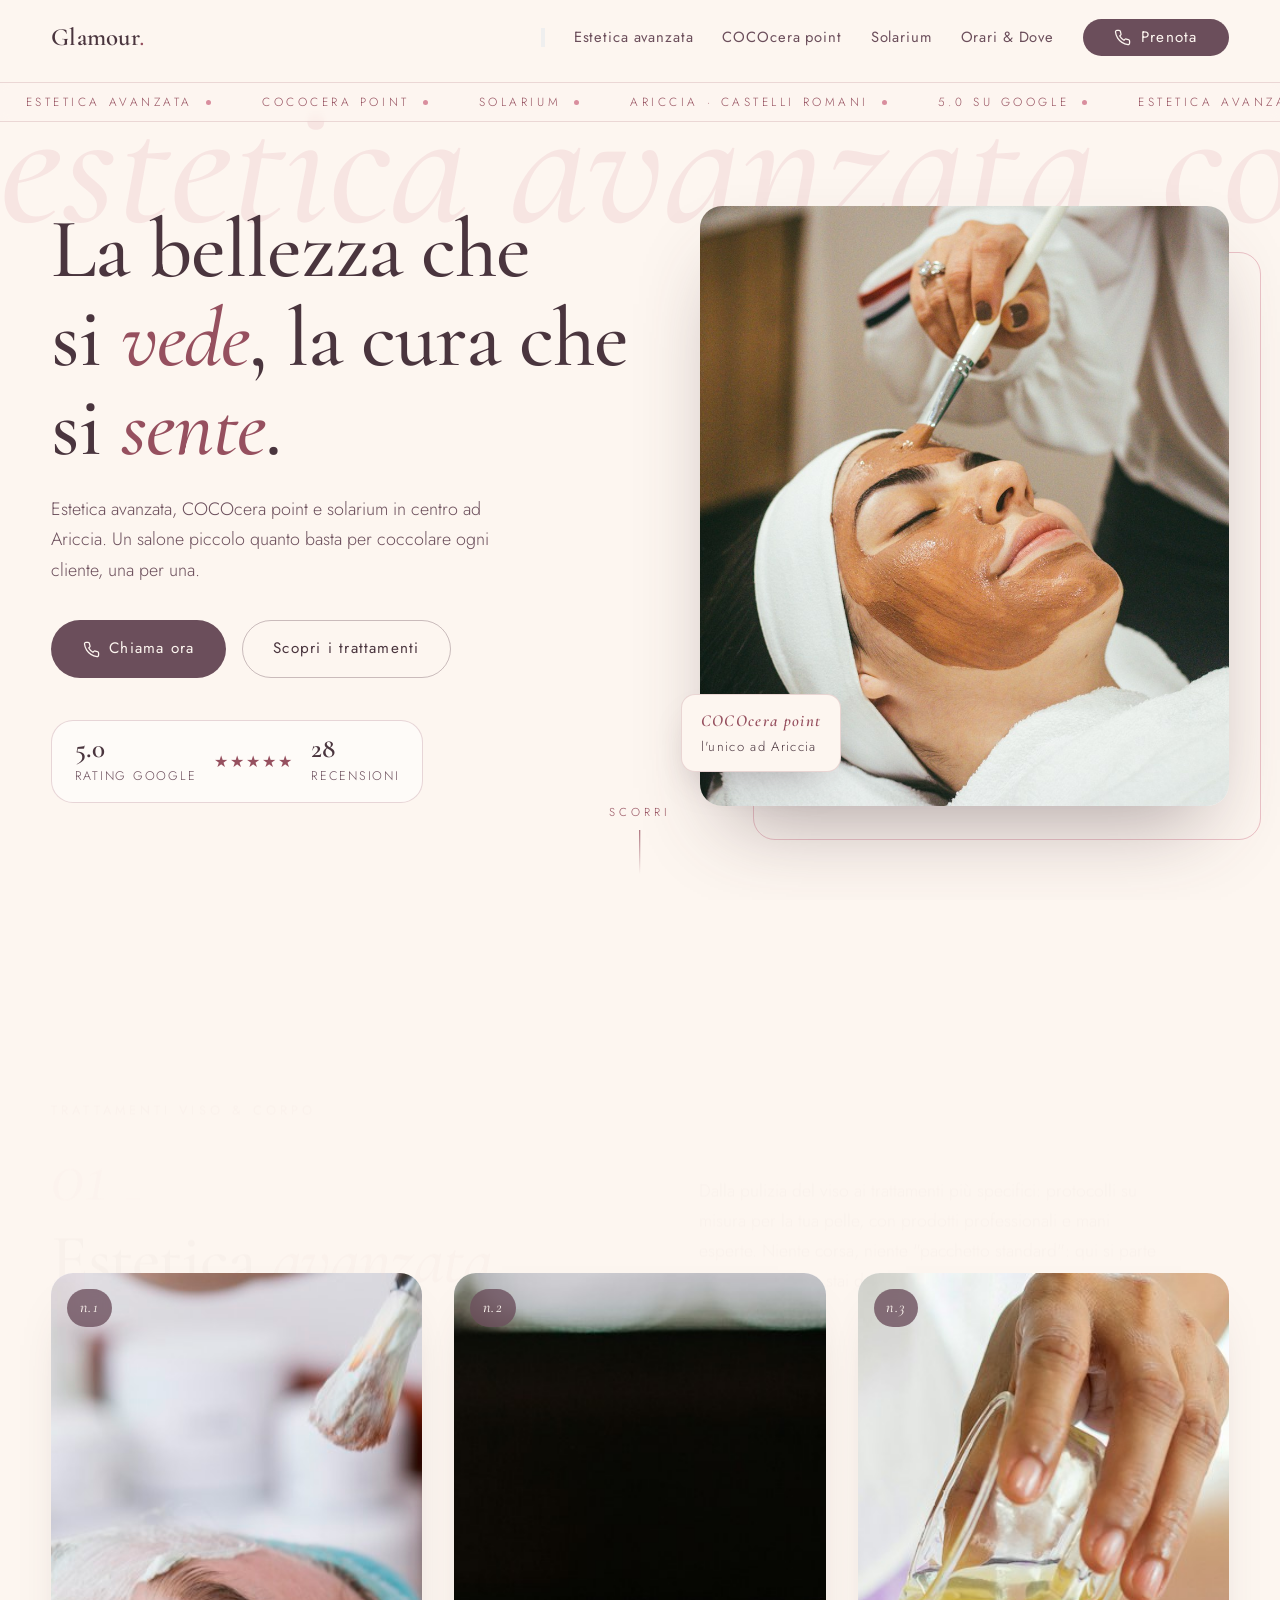
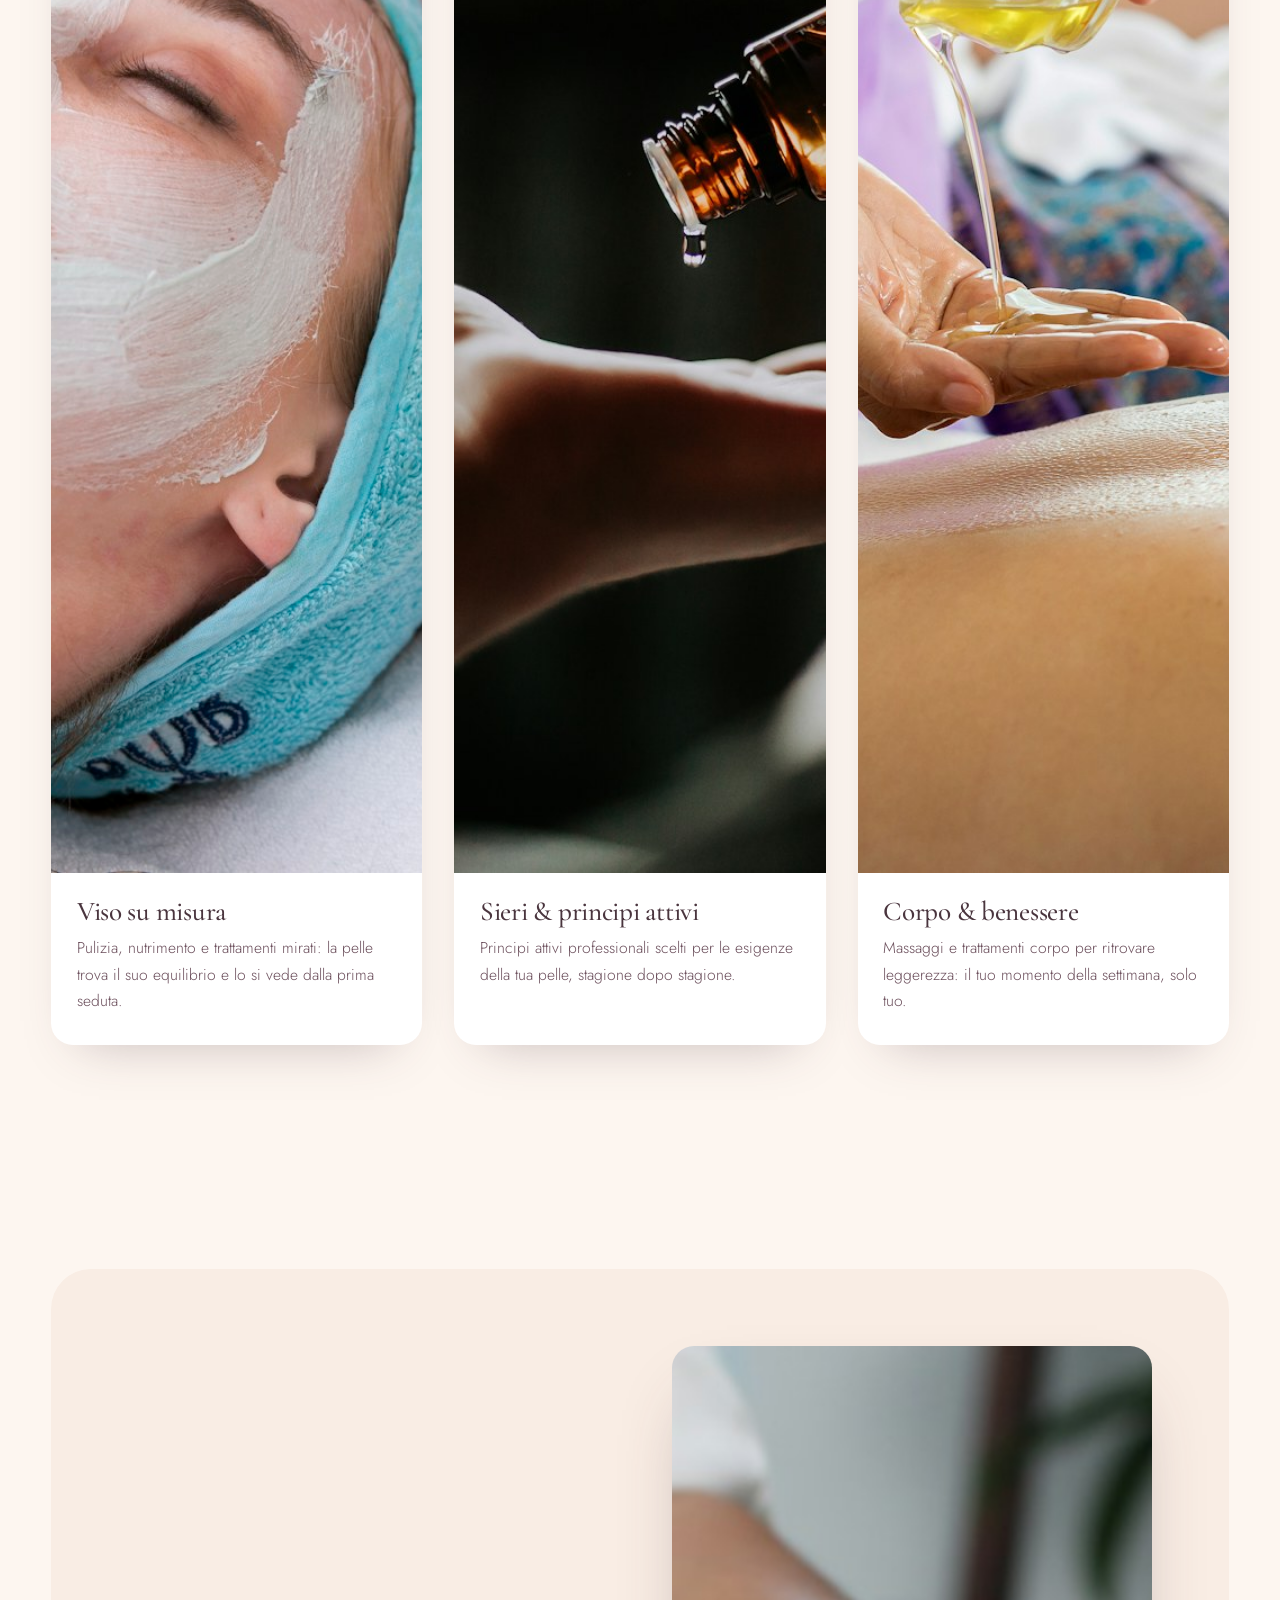
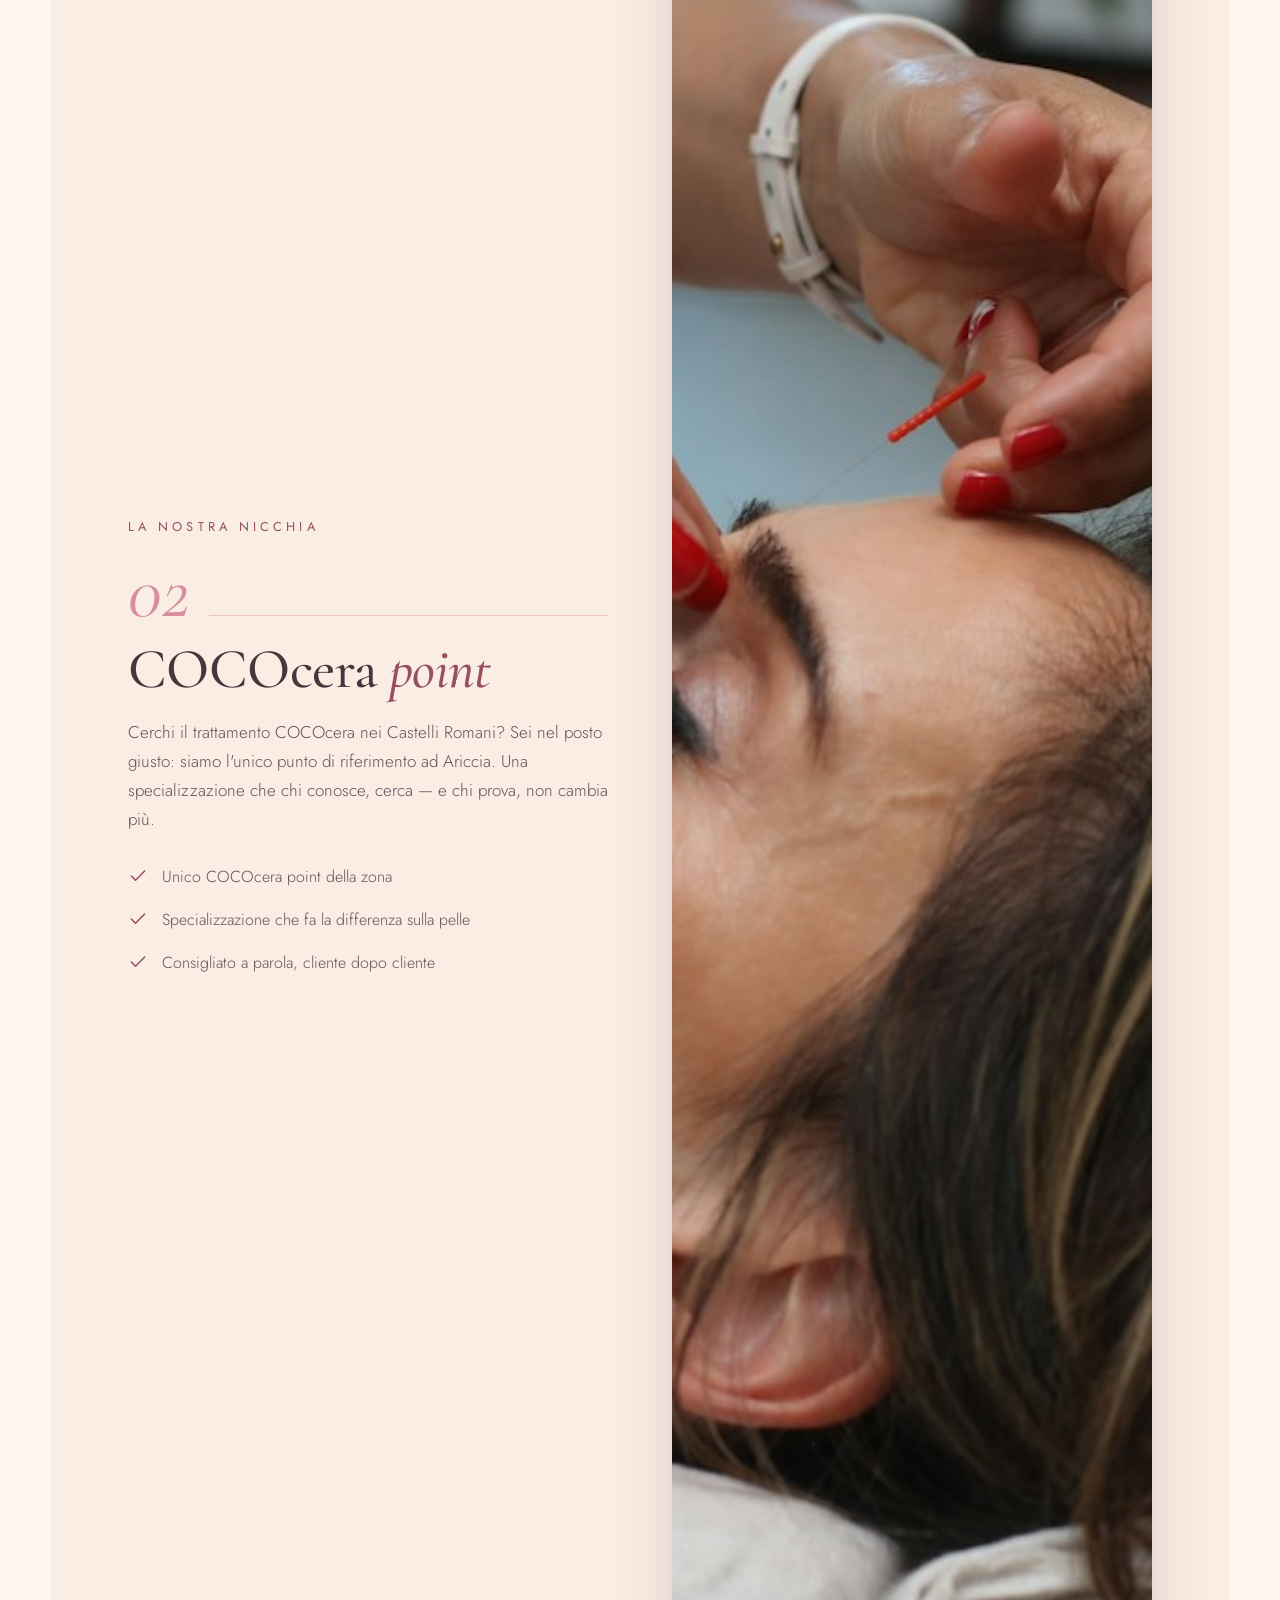
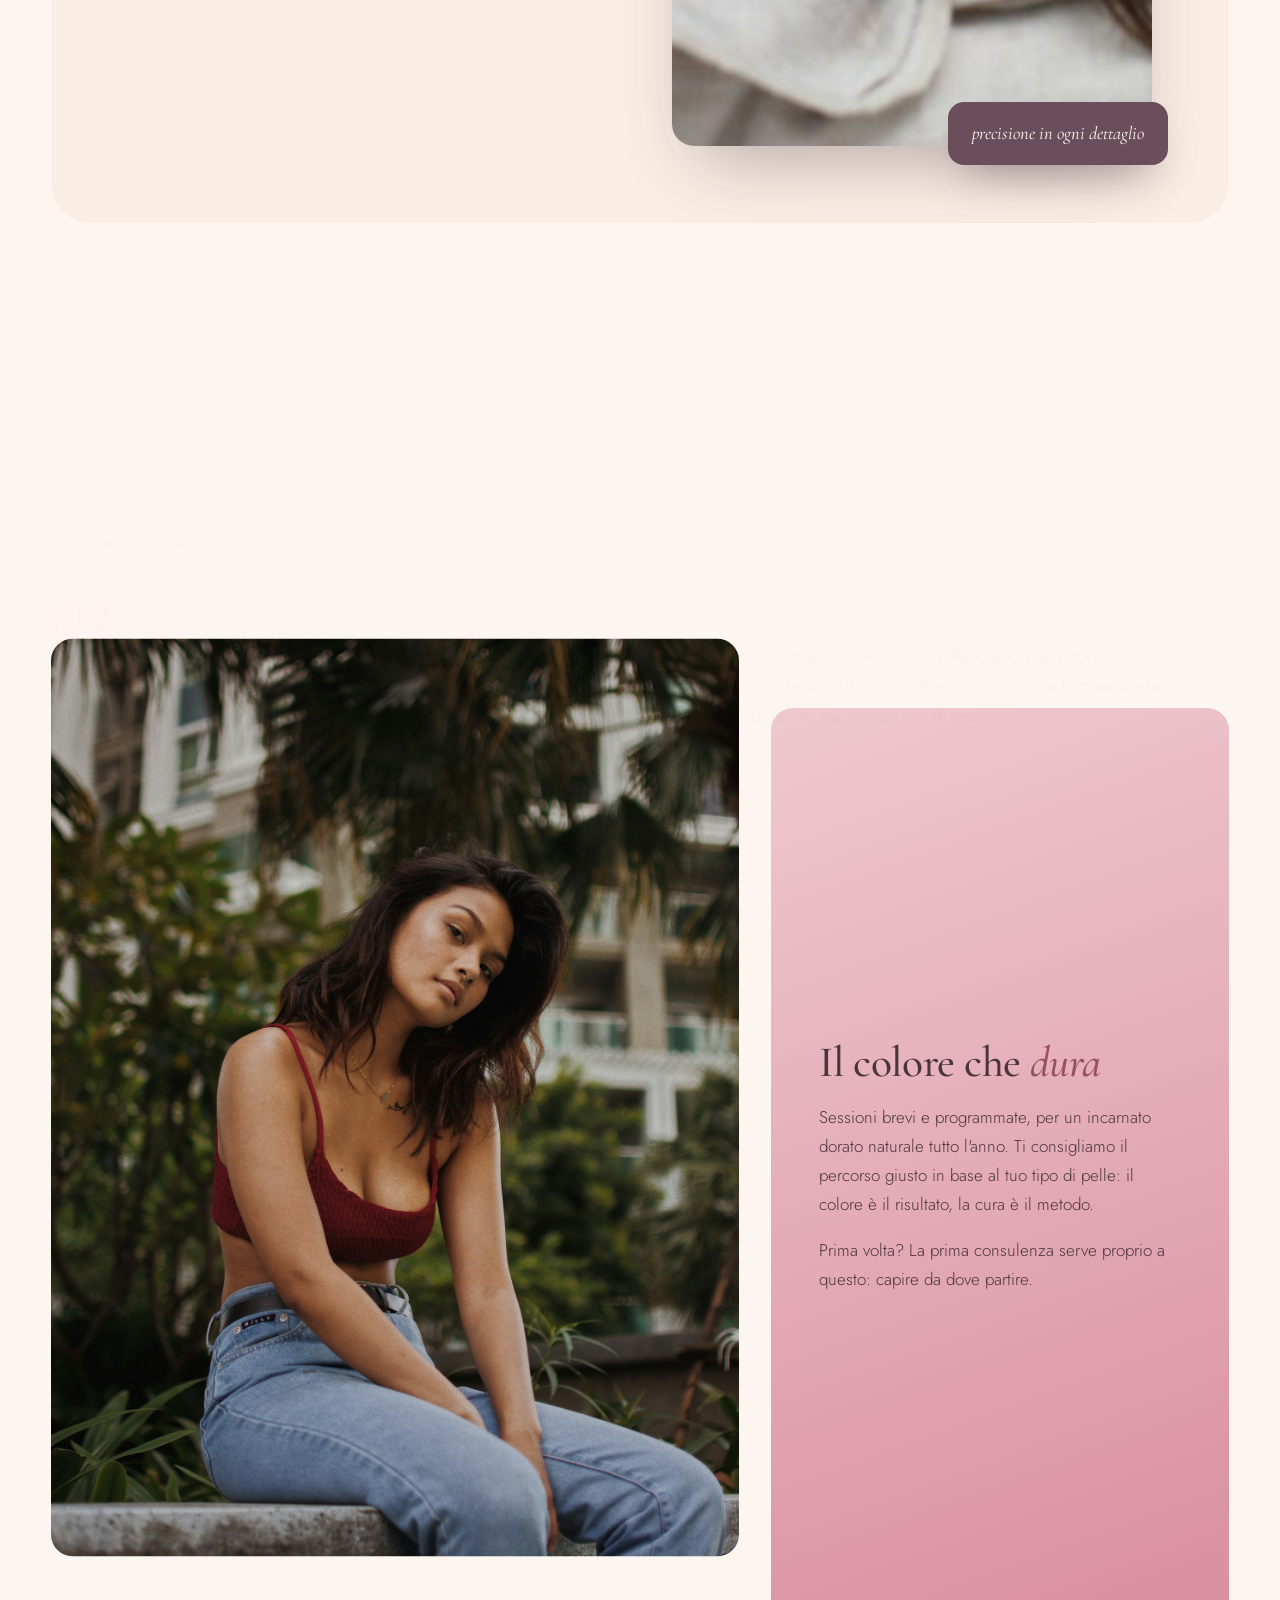
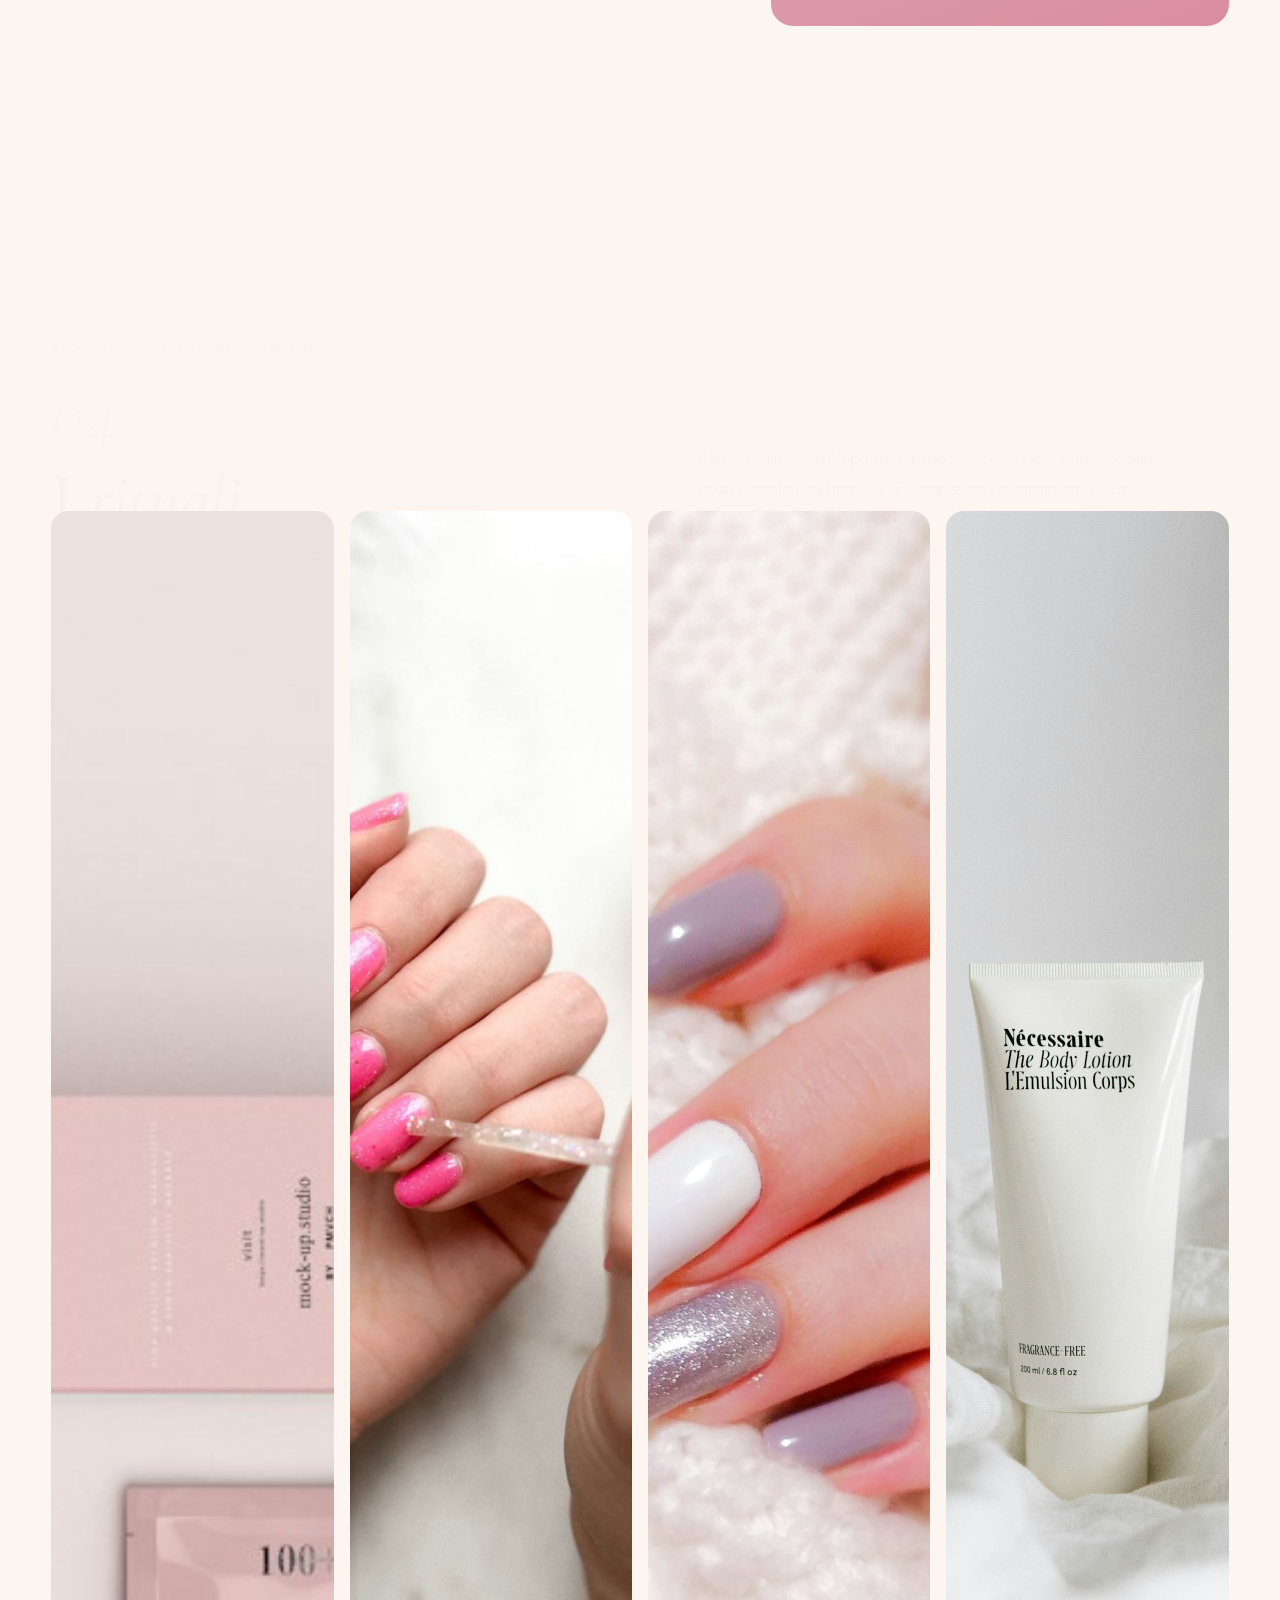
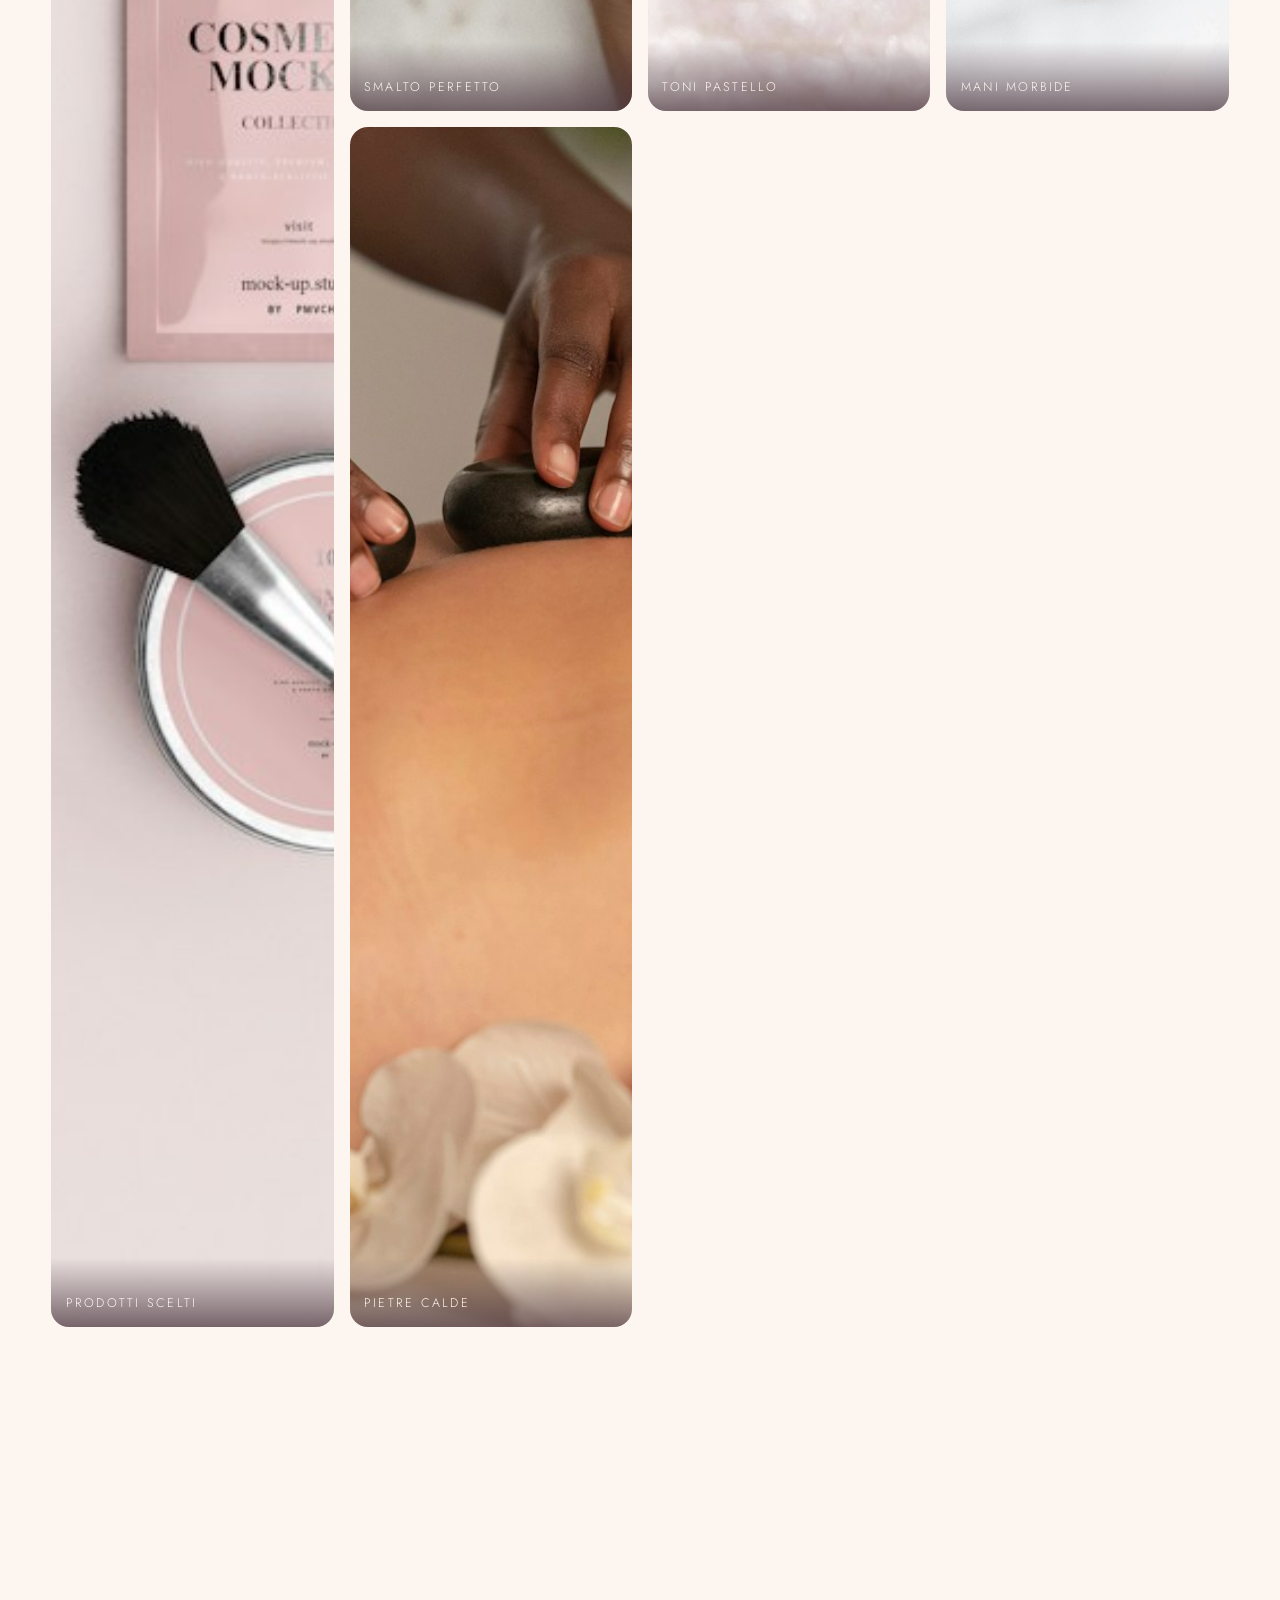
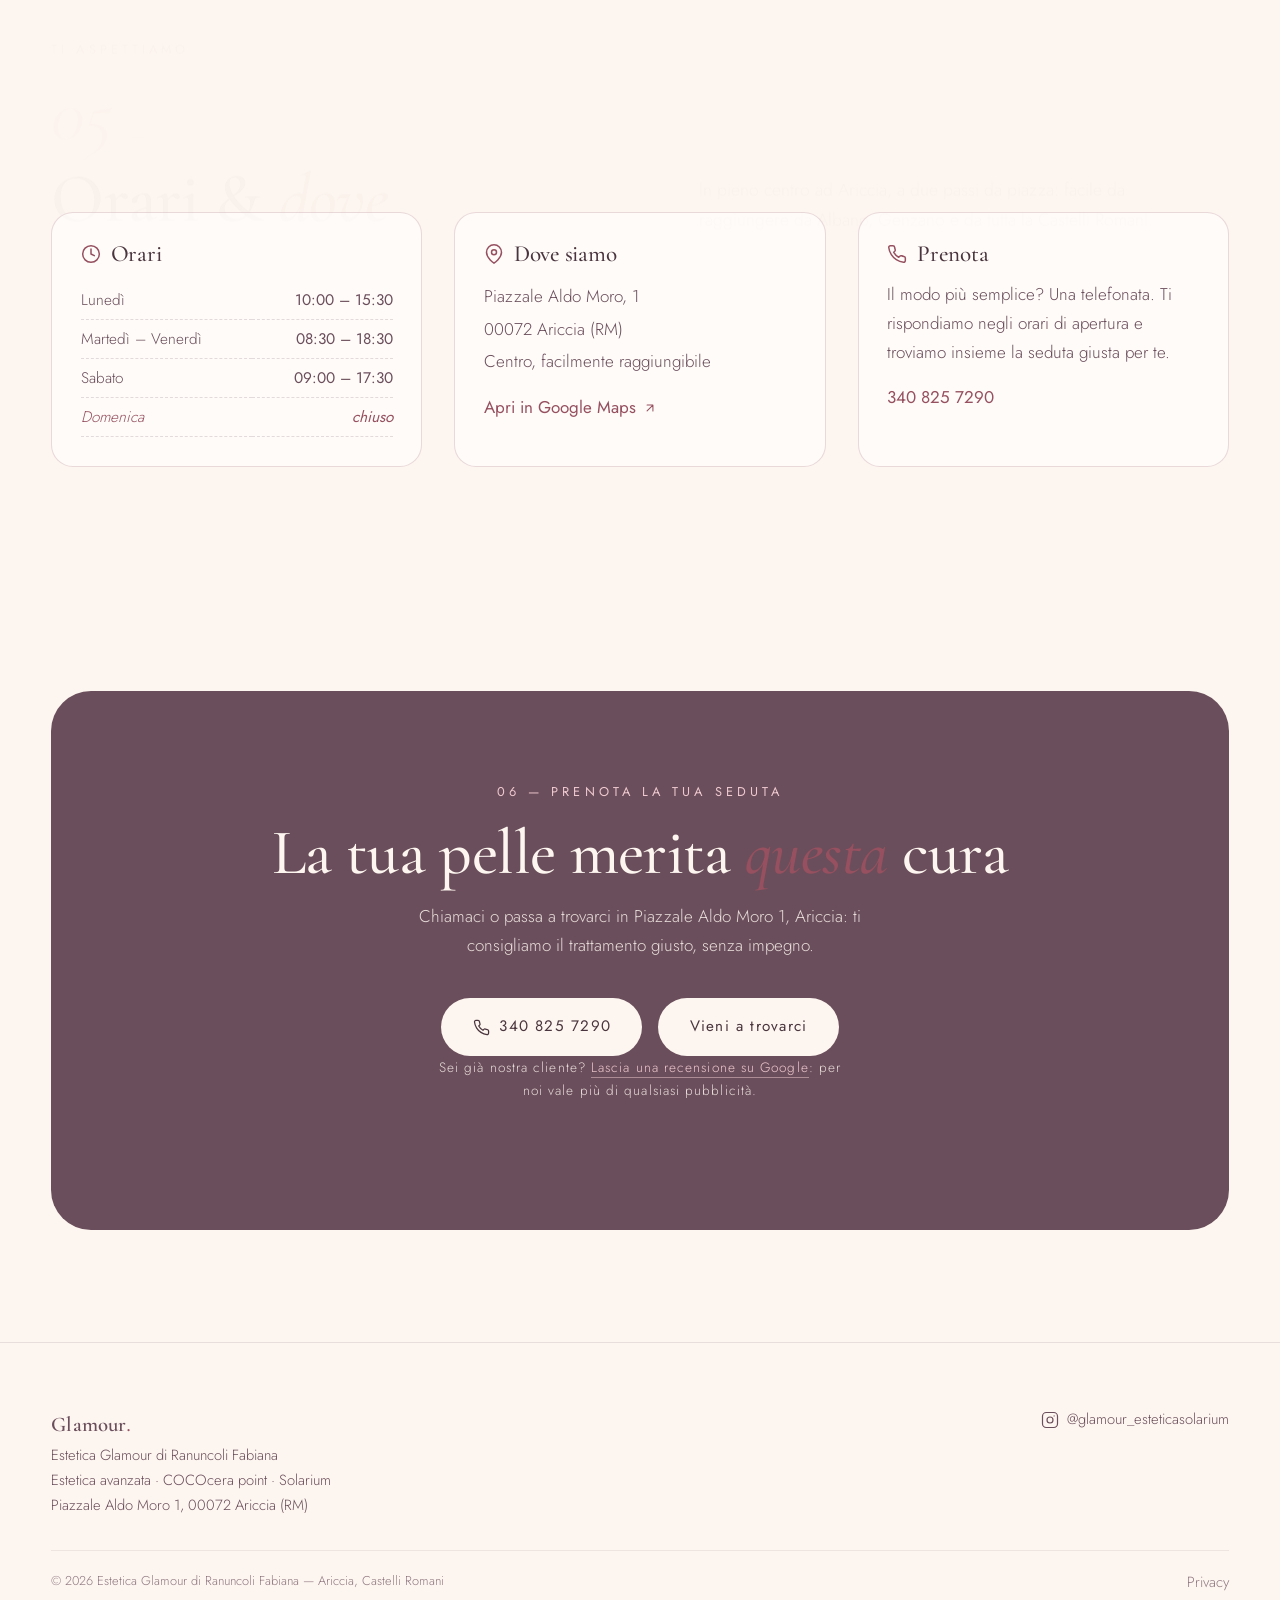
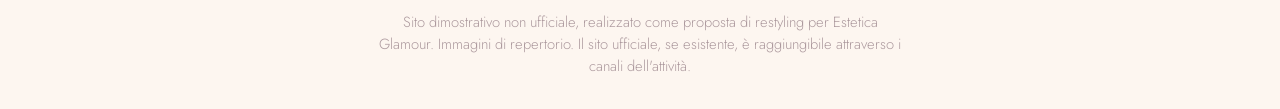
<file: index.html>
<!DOCTYPE html>
<html lang="it">
<head>
  <meta charset="UTF-8">
  <meta name="robots" content="noindex, nofollow">
<meta name="viewport" content="width=device-width, initial-scale=1.0">
  <title>Estetica Glamour Ariccia — Estetica avanzata, COCOcera point e solarium</title>
  <meta name="description" content="Estetica avanzata, trattamenti COCOcera point e solarium nel cuore di Ariccia, ai Castelli Romani. 5.0 stelle su Google con 28 recensioni. Prenota al 340 825 7290.">

  <!-- Open Graph -->
  <meta property="og:type" content="website">
  <meta property="og:locale" content="it_IT">
  <meta property="og:title" content="Estetica Glamour Ariccia — Estetica avanzata, COCOcera point e solarium">
  <meta property="og:description" content="L'unico punto COCOcera di Ariccia. Estetica avanzata e solarium con rating 5.0 su Google. Piazzale Aldo Moro 1, Ariccia.">
  <meta property="og:image" content="https://dawiddroz.github.io/estetica-glamour-ariccia/img/hero.jpg">
  <meta name="twitter:card" content="summary_large_image">

  <!-- Font self-hosted: preload dei 2 principali -->
  <link rel="preload" href="fonts/cormorantgaramond-600.woff2" as="font" type="font/woff2" crossorigin>
  <link rel="preload" href="fonts/jost-400.woff2" as="font" type="font/woff2" crossorigin>

  <link rel="stylesheet" href="css/fonts.css">
  <link rel="stylesheet" href="css/variables.css">
  <link rel="stylesheet" href="css/base.css">
  <link rel="stylesheet" href="css/components.css">
  <link rel="icon" href="data:image/svg+xml,%3Csvg xmlns='http://www.w3.org/2000/svg' viewBox='0 0 32 32'%3E%3Ccircle cx='16' cy='16' r='14' fill='%23D98E9E'/%3E%3Ctext x='16' y='22' font-family='Georgia' font-style='italic' font-size='18' fill='%23FDF6F0' text-anchor='middle'%3EG%3C/text%3E%3C/svg%3E">

  <!-- JSON-LD LocalBusiness -->
  <script type="application/ld+json">
  {
    "@context": "https://schema.org",
    "@type": "BeautySalon",
    "name": "Estetica Glamour di Ranuncoli Fabiana",
    "description": "Centro estetico ad Ariccia: estetica avanzata, COCOcera point e solarium.",
    "url": "https://dawiddroz.github.io/estetica-glamour-ariccia/",
    "telephone": "+39 340 825 7290",
    "image": "https://dawiddroz.github.io/estetica-glamour-ariccia/img/hero.jpg",
    "address": {
      "@type": "PostalAddress",
      "streetAddress": "Piazzale Aldo Moro, 1",
      "postalCode": "00072",
      "addressLocality": "Ariccia",
      "addressRegion": "RM",
      "addressCountry": "IT"
    },
    "geo": { "@type": "GeoCoordinates", "latitude": 41.7218283, "longitude": 12.6737405 },
    "openingHoursSpecification": [
      { "@type": "OpeningHoursSpecification", "dayOfWeek": "Monday", "opens": "10:00", "closes": "15:30" },
      { "@type": "OpeningHoursSpecification", "dayOfWeek": ["Tuesday","Wednesday","Thursday","Friday"], "opens": "08:30", "closes": "18:30" },
      { "@type": "OpeningHoursSpecification", "dayOfWeek": "Saturday", "opens": "09:00", "closes": "17:30" }
    ],
    "aggregateRating": { "@type": "AggregateRating", "ratingValue": "5.0", "reviewCount": "28" },
    "sameAs": ["https://instagram.com/glamour_esteticasolarium"]
  }
  </script>

  <noscript>
    <style>[data-reveal]{opacity:1 !important}</style>
  </noscript>
</head>
<body>

  <!-- ============ NAV ============ -->
  <header class="nav">
    <div class="container nav-inner">
      <a href="#" class="nav-logo">Glamour<em>.</em></a>
      <nav class="nav-links" aria-label="Navigazione principale">
        <button class="nav-close" aria-label="Chiudi menu">
          <svg viewBox="0 0 24 24" fill="none" stroke="currentColor" stroke-width="1.6" stroke-linecap="round"><path d="M6 6l12 12M18 6L6 18"/></svg>
        </button>
        <a href="#estetica">Estetica avanzata</a>
        <a href="#cococera">COCOcera point</a>
        <a href="#solarium">Solarium</a>
        <a href="#orari">Orari &amp; Dove</a>
        <a href="#contatti" class="btn btn-solid nav-cta">
          <svg viewBox="0 0 24 24" fill="none" stroke="currentColor" stroke-width="1.8" stroke-linecap="round" stroke-linejoin="round"><path d="M22 16.92v3a2 2 0 0 1-2.18 2 19.79 19.79 0 0 1-8.63-3.07 19.5 19.5 0 0 1-6-6 19.79 19.79 0 0 1-3.07-8.67A2 2 0 0 1 4.11 2h3a2 2 0 0 1 2 1.72c.13.96.36 1.9.7 2.81a2 2 0 0 1-.45 2.11L8.09 9.91a16 16 0 0 0 6 6l1.27-1.27a2 2 0 0 1 2.11-.45c.91.34 1.85.57 2.81.7A2 2 0 0 1 22 16.92z"/></svg>
          Prenota
        </a>
      </nav>
      <button class="nav-burger" aria-label="Apri menu">
        <svg viewBox="0 0 24 24" fill="none" stroke="currentColor" stroke-width="1.6" stroke-linecap="round"><path d="M3 7h18M3 12h18M3 17h12"/></svg>
      </button>
    </div>
  </header>

  <main>
    <!-- ============ HERO ============ -->
    <section class="hero" id="top">

      <!-- firma: marquee continuo dietro l'hero -->
      <div class="marquee-ghost" aria-hidden="true">
        <div class="marquee-track">
          <span>estetica avanzata</span><span>cococera point</span><span>solarium</span><span>glamour</span>
          <span>estetica avanzata</span><span>cococera point</span><span>solarium</span><span>glamour</span>
        </div>
      </div>

      <!-- nastro informativo sopra l'hero -->
      <div class="marquee-ribbon" aria-hidden="true">
        <div class="marquee-track">
          <span>Estetica avanzata</span><span>COCOcera point</span><span>Solarium</span><span>Ariccia · Castelli Romani</span><span>5.0 su Google</span>
          <span>Estetica avanzata</span><span>COCOcera point</span><span>Solarium</span><span>Ariccia · Castelli Romani</span><span>5.0 su Google</span>
        </div>
      </div>

      <div class="container hero-grid">
        <div class="hero-copy">
          <h1 class="hero-title">
            <span class="line">La bellezza che</span>
            <span class="line">si <em>vede</em>, la cura che</span>
            <span class="line">si <em>sente</em>.</span>
          </h1>
          <p class="hero-sub">Estetica avanzata, COCOcera point e solarium in centro ad Ariccia. Un salone piccolo quanto basta per coccolare ogni cliente, una per una.</p>
          <div class="hero-actions">
            <a href="tel:+393408257290" class="btn btn-solid">
              <svg viewBox="0 0 24 24" fill="none" stroke="currentColor" stroke-width="1.8" stroke-linecap="round" stroke-linejoin="round"><path d="M22 16.92v3a2 2 0 0 1-2.18 2 19.79 19.79 0 0 1-8.63-3.07 19.5 19.5 0 0 1-6-6 19.79 19.79 0 0 1-3.07-8.67A2 2 0 0 1 4.11 2h3a2 2 0 0 1 2 1.72c.13.96.36 1.9.7 2.81a2 2 0 0 1-.45 2.11L8.09 9.91a16 16 0 0 0 6 6l1.27-1.27a2 2 0 0 1 2.11-.45c.91.34 1.85.57 2.81.7A2 2 0 0 1 22 16.92z"/></svg>
              Chiama ora
            </a>
            <a href="#estetica" class="btn btn-ghost">Scopri i trattamenti</a>
          </div>
          <div class="hero-badge">
            <div>
              <b><span data-count="5.0" data-decimals="1">5.0</span></b>
              <small>Rating Google</small>
            </div>
            <span class="stars" aria-hidden="true">★★★★★</span>
            <div>
              <b><span data-count="28" data-decimals="0">28</span></b>
              <small>Recensioni</small>
            </div>
          </div>
        </div>

        <figure class="hero-figure">
          <img class="hero-photo" src="img/hero.jpg" alt="Trattamento viso di estetica avanzata presso Estetica Glamour Ariccia" width="1600" height="2000" fetchpriority="high">
          <figcaption class="hero-tag">
            <b>COCOcera point</b>
            l'unico ad Ariccia
          </figcaption>
        </figure>
      </div>

      <div class="hero-scroll" aria-hidden="true">scorri</div>
    </section>

    <!-- ============ 01 ESTETICA AVANZATA ============ -->
    <section class="section" id="estetica">
      <div class="container">
        <div class="section-head">
          <div>
            <span class="section-kicker">Trattamenti viso &amp; corpo</span>
            <div class="chapter">
              <span class="chapter-num">01</span>
              <span class="chapter-line"></span>
            </div>
            <h2 class="section-title">Estetica <em>avanzata</em></h2>
          </div>
          <p class="section-intro">Dalla pulizia del viso ai trattamenti più specifici: protocolli su misura per la tua pelle, con prodotti professionali e mani esperte. Niente corsa, niente "pacchetto standard": qui si parte sempre da come stai davvero.</p>
        </div>

        <div class="service-grid">
          <article class="service-card">
            <span class="card-num">n.1</span>
            <figure><img src="img/viso-mask.jpg" alt="Trattamento viso con maschera purificante" loading="lazy" width="1600" height="1200"></figure>
            <div class="card-body">
              <h3>Viso su misura</h3>
              <p>Pulizia, nutrimento e trattamenti mirati: la pelle trova il suo equilibrio e lo si vede dalla prima seduta.</p>
            </div>
          </article>
          <article class="service-card">
            <span class="card-num">n.2</span>
            <figure><img src="img/siero.jpg" alt="Applicazione di siero durante un trattamento estetico" loading="lazy" width="1600" height="1200"></figure>
            <div class="card-body">
              <h3>Sieri &amp; principi attivi</h3>
              <p>Principi attivi professionali scelti per le esigenze della tua pelle, stagione dopo stagione.</p>
            </div>
          </article>
          <article class="service-card">
            <span class="card-num">n.3</span>
            <figure><img src="img/massaggio-oli.jpg" alt="Massaggio di benessere con oli al centro estetico" loading="lazy" width="1600" height="1200"></figure>
            <div class="card-body">
              <h3>Corpo &amp; benessere</h3>
              <p>Massaggi e trattamenti corpo per ritrovare leggerezza: il tuo momento della settimana, solo tuo.</p>
            </div>
          </article>
        </div>
      </div>
    </section>

    <!-- ============ 02 COCOCERA POINT ============ -->
    <section class="section" id="cococera">
      <div class="container">
        <div class="niche">
          <div class="niche-copy">
            <span class="section-kicker">La nostra nicchia</span>
            <div class="chapter">
              <span class="chapter-num">02</span>
              <span class="chapter-line"></span>
            </div>
            <h2 class="section-title">COCOcera <em>point</em></h2>
            <p>Cerchi il trattamento COCOcera nei Castelli Romani? Sei nel posto giusto: siamo l'unico punto di riferimento ad Ariccia. Una specializzazione che chi conosce, cerca — e chi prova, non cambia più.</p>
            <ul class="niche-points">
              <li>
                <svg viewBox="0 0 24 24" fill="none" stroke="currentColor" stroke-width="1.8" stroke-linecap="round" stroke-linejoin="round"><path d="M20 6L9 17l-5-5"/></svg>
                Unico COCOcera point della zona
              </li>
              <li>
                <svg viewBox="0 0 24 24" fill="none" stroke="currentColor" stroke-width="1.8" stroke-linecap="round" stroke-linejoin="round"><path d="M20 6L9 17l-5-5"/></svg>
                Specializzazione che fa la differenza sulla pelle
              </li>
              <li>
                <svg viewBox="0 0 24 24" fill="none" stroke="currentColor" stroke-width="1.8" stroke-linecap="round" stroke-linejoin="round"><path d="M20 6L9 17l-5-5"/></svg>
                Consigliato a parola, cliente dopo cliente
              </li>
            </ul>
          </div>
          <figure class="niche-media" data-reveal>
            <img src="img/viso-sopracciglia.jpg" alt="Trattamento di dettaglio del viso con attenzione alla precisione" loading="lazy" width="1600" height="2000">
            <figcaption>precisione in ogni dettaglio</figcaption>
          </figure>
        </div>
      </div>
    </section>

    <!-- ============ 03 SOLARIUM ============ -->
    <section class="section" id="solarium">
      <div class="container">
        <div class="section-head">
          <div>
            <span class="section-kicker">Luce &amp; colore</span>
            <div class="chapter">
              <span class="chapter-num">03</span>
              <span class="chapter-line"></span>
            </div>
            <h2 class="section-title">Solarium</h2>
          </div>
          <p class="section-intro">Un'abbronzatura uniforme e controllata, anche a febbraio. Sessioni calibrate sull'abbronzatura che vuoi, con la cura che la tua pelle merita: mai di più, mai di meno.</p>
        </div>

        <div class="sun-band">
          <figure data-reveal>
            <img src="img/solarium-glow.jpg" alt="Pelle dorata e luminosa dopo una seduta di solarium" loading="lazy" width="1600" height="2000" data-parallax>
          </figure>
          <div class="sun-copy">
            <h3>Il colore che <em>dura</em></h3>
            <p>Sessioni brevi e programmate, per un incarnato dorato naturale tutto l'anno. Ti consigliamo il percorso giusto in base al tuo tipo di pelle: il colore è il risultato, la cura è il metodo.</p>
            <p>Prima volta? La prima consulenza serve proprio a questo: capire da dove partire.</p>
          </div>
        </div>
      </div>
    </section>

    <!-- ============ 04 I RITUALI (gallery) ============ -->
    <section class="section" id="rituali">
      <div class="container">
        <div class="section-head">
          <div>
            <span class="section-kicker">Piccoli rituali quotidiani</span>
            <div class="chapter">
              <span class="chapter-num">04</span>
              <span class="chapter-line"></span>
            </div>
            <h2 class="section-title">I <em>rituali</em></h2>
          </div>
          <p class="section-intro">Mani curate, dettagli perfetti, prodotti scelti uno a uno: sono le cose piccole che fanno la differenza tra un trattamento e un rituale.</p>
        </div>

        <div class="gallery">
          <figure class="tall"><img src="img/prodotti-rosa.jpg" alt="Prodotti cosmetici in toni rosa selezionati al salone" loading="lazy" width="1600" height="2000"><figcaption>prodotti scelti</figcaption></figure>
          <figure><img src="img/mani-smalto.jpg" alt="Applicazione dello smalto durante un trattamento mani" loading="lazy" width="1600" height="1200"><figcaption>smalto perfetto</figcaption></figure>
          <figure><img src="img/mani-pastello.jpg" alt="Mani con smalto pastello delicato" loading="lazy" width="1600" height="1200"><figcaption>toni pastello</figcaption></figure>
          <figure><img src="img/mani-crema.jpg" alt="Trattamento idratante per le mani" loading="lazy" width="1600" height="1200"><figcaption>mani morbide</figcaption></figure>
          <figure><img src="img/pietre-calde.jpg" alt="Massaggio con pietre calde e fiori" loading="lazy" width="1600" height="1200"><figcaption>pietre calde</figcaption></figure>
        </div>
      </div>
    </section>

    <!-- ============ 05 ORARI & DOVE ============ -->
    <section class="section" id="orari">
      <div class="container">
        <div class="section-head">
          <div>
            <span class="section-kicker">Ti aspettiamo</span>
            <div class="chapter">
              <span class="chapter-num">05</span>
              <span class="chapter-line"></span>
            </div>
            <h2 class="section-title">Orari &amp; <em>dove</em></h2>
          </div>
          <p class="section-intro">In pieno centro ad Ariccia, a due passi da piazza: facile da raggiungere da Albano, Genzano e da tutta la Castelli Romani.</p>
        </div>

        <div class="info-grid">
          <div class="info-card">
            <h3>
              <svg viewBox="0 0 24 24" fill="none" stroke="currentColor" stroke-width="1.8" stroke-linecap="round" stroke-linejoin="round"><circle cx="12" cy="12" r="10"/><path d="M12 6v6l4 2"/></svg>
              Orari
            </h3>
            <table class="hours-table">
              <tr><td>Lunedì</td><td>10:00 – 15:30</td></tr>
              <tr><td>Martedì – Venerdì</td><td>08:30 – 18:30</td></tr>
              <tr><td>Sabato</td><td>09:00 – 17:30</td></tr>
              <tr><td class="closed">Domenica</td><td class="closed">chiuso</td></tr>
            </table>
          </div>
          <div class="info-card">
            <h3>
              <svg viewBox="0 0 24 24" fill="none" stroke="currentColor" stroke-width="1.8" stroke-linecap="round" stroke-linejoin="round"><path d="M21 10c0 7-9 13-9 13s-9-6-9-13a9 9 0 0 1 18 0z"/><circle cx="12" cy="10" r="3"/></svg>
              Dove siamo
            </h3>
            <address>
              Piazzale Aldo Moro, 1<br>
              00072 Ariccia (RM)<br>
              Centro, facilmente raggiungibile
            </address>
            <a class="text-link" href="https://www.google.com/maps/search/?api=1&amp;query=Estetica+Glamour+di+Ranuncoli+Fabiana+Ariccia" target="_blank" rel="noopener">
              Apri in Google Maps
              <svg viewBox="0 0 24 24" fill="none" stroke="currentColor" stroke-width="1.8" stroke-linecap="round" stroke-linejoin="round" width="14" height="14"><path d="M7 17L17 7M7 7h10v10"/></svg>
            </a>
          </div>
          <div class="info-card">
            <h3>
              <svg viewBox="0 0 24 24" fill="none" stroke="currentColor" stroke-width="1.8" stroke-linecap="round" stroke-linejoin="round"><path d="M22 16.92v3a2 2 0 0 1-2.18 2 19.79 19.79 0 0 1-8.63-3.07 19.5 19.5 0 0 1-6-6 19.79 19.79 0 0 1-3.07-8.67A2 2 0 0 1 4.11 2h3a2 2 0 0 1 2 1.72c.13.96.36 1.9.7 2.81a2 2 0 0 1-.45 2.11L8.09 9.91a16 16 0 0 0 6 6l1.27-1.27a2 2 0 0 1 2.11-.45c.91.34 1.85.57 2.81.7A2 2 0 0 1 22 16.92z"/></svg>
              Prenota
            </h3>
            <p>Il modo più semplice? Una telefonata. Ti rispondiamo negli orari di apertura e troviamo insieme la seduta giusta per te.</p>
            <a class="text-link" href="tel:+393408257290">340 825 7290</a>
          </div>
        </div>
      </div>
    </section>

    <!-- ============ 06 CONTATTI / CTA FINALE ============ -->
    <section class="section" id="contatti">
      <div class="container">
        <div class="final-cta">
          <span class="section-kicker" style="color:var(--c-rose-soft)">06 — Prenota la tua seduta</span>
          <h2>La tua pelle merita <em>questa</em> cura</h2>
          <p>Chiamaci o passa a trovarci in Piazzale Aldo Moro 1, Ariccia: ti consigliamo il trattamento giusto, senza impegno.</p>
          <div class="cta-row">
            <a href="tel:+393408257290" class="btn btn-light">
              <svg viewBox="0 0 24 24" fill="none" stroke="currentColor" stroke-width="1.8" stroke-linecap="round" stroke-linejoin="round"><path d="M22 16.92v3a2 2 0 0 1-2.18 2 19.79 19.79 0 0 1-8.63-3.07 19.5 19.5 0 0 1-6-6 19.79 19.79 0 0 1-3.07-8.67A2 2 0 0 1 4.11 2h3a2 2 0 0 1 2 1.72c.13.96.36 1.9.7 2.81a2 2 0 0 1-.45 2.11L8.09 9.91a16 16 0 0 0 6 6l1.27-1.27a2 2 0 0 1 2.11-.45c.91.34 1.85.57 2.81.7A2 2 0 0 1 22 16.92z"/></svg>
              340 825 7290
            </a>
            <a href="https://www.google.com/maps/search/?api=1&amp;query=Estetica+Glamour+di+Ranuncoli+Fabiana+Ariccia" target="_blank" rel="noopener" class="btn btn-light">Vieni a trovarci</a>
          </div>
          <p class="review-note">Sei già nostra cliente? <a href="https://www.google.com/maps/search/?api=1&amp;query=Estetica+Glamour+di+Ranuncoli+Fabiana+Ariccia" target="_blank" rel="noopener">Lascia una recensione su Google</a>: per noi vale più di qualsiasi pubblicità.</p>
        </div>
      </div>
    </section>
  </main>

  <!-- ============ FOOTER ============ -->
  <footer class="footer">
    <div class="container">
      <div class="footer-grid">
        <div>
          <a href="#top" class="nav-logo">Glamour<em>.</em></a>
          <p>Estetica Glamour di Ranuncoli Fabiana<br>Estetica avanzata · COCOcera point · Solarium<br>Piazzale Aldo Moro 1, 00072 Ariccia (RM)</p>
        </div>
        <div class="footer-social">
          <a href="https://instagram.com/glamour_esteticasolarium" target="_blank" rel="noopener" aria-label="Instagram di Estetica Glamour">
            <svg viewBox="0 0 24 24" fill="none" stroke="currentColor" stroke-width="1.6" stroke-linecap="round" stroke-linejoin="round"><rect x="2" y="2" width="20" height="20" rx="5"/><circle cx="12" cy="12" r="4"/><circle cx="17.5" cy="6.5" r="0.8" fill="currentColor" stroke="none"/></svg>
            @glamour_esteticasolarium
          </a>
        </div>
      </div>
      <div class="footer-bottom">
        <span>© 2026 Estetica Glamour di Ranuncoli Fabiana — Ariccia, Castelli Romani</span>
        <a href="privacy.html">Privacy</a>
      </div>
    </div>
  <p class="demo-disclaimer">Sito dimostrativo non ufficiale, realizzato come proposta di restyling per Estetica Glamour. Immagini di repertorio. Il sito ufficiale, se esistente, è raggiungibile attraverso i canali dell'attività.</p>
</footer>

  <!-- ============ STICKY CTA ============ -->
  <a href="tel:+393408257290" class="sticky-cta" aria-label="Chiama Estetica Glamour">
    <svg viewBox="0 0 24 24" fill="none" stroke="currentColor" stroke-width="1.8" stroke-linecap="round" stroke-linejoin="round"><path d="M22 16.92v3a2 2 0 0 1-2.18 2 19.79 19.79 0 0 1-8.63-3.07 19.5 19.5 0 0 1-6-6 19.79 19.79 0 0 1-3.07-8.67A2 2 0 0 1 4.11 2h3a2 2 0 0 1 2 1.72c.13.96.36 1.9.7 2.81a2 2 0 0 1-.45 2.11L8.09 9.91a16 16 0 0 0 6 6l1.27-1.27a2 2 0 0 1 2.11-.45c.91.34 1.85.57 2.81.7A2 2 0 0 1 22 16.92z"/></svg>
    Prenota una seduta
  </a>

  <script src="js/vendor/gsap.min.js"></script>
  <script src="js/vendor/ScrollTrigger.min.js"></script>
  <script src="js/vendor/lenis.min.js"></script>
  <script src="js/main.js"></script>
  <script src="js/animations.js"></script>
</body>
</html>
</file>
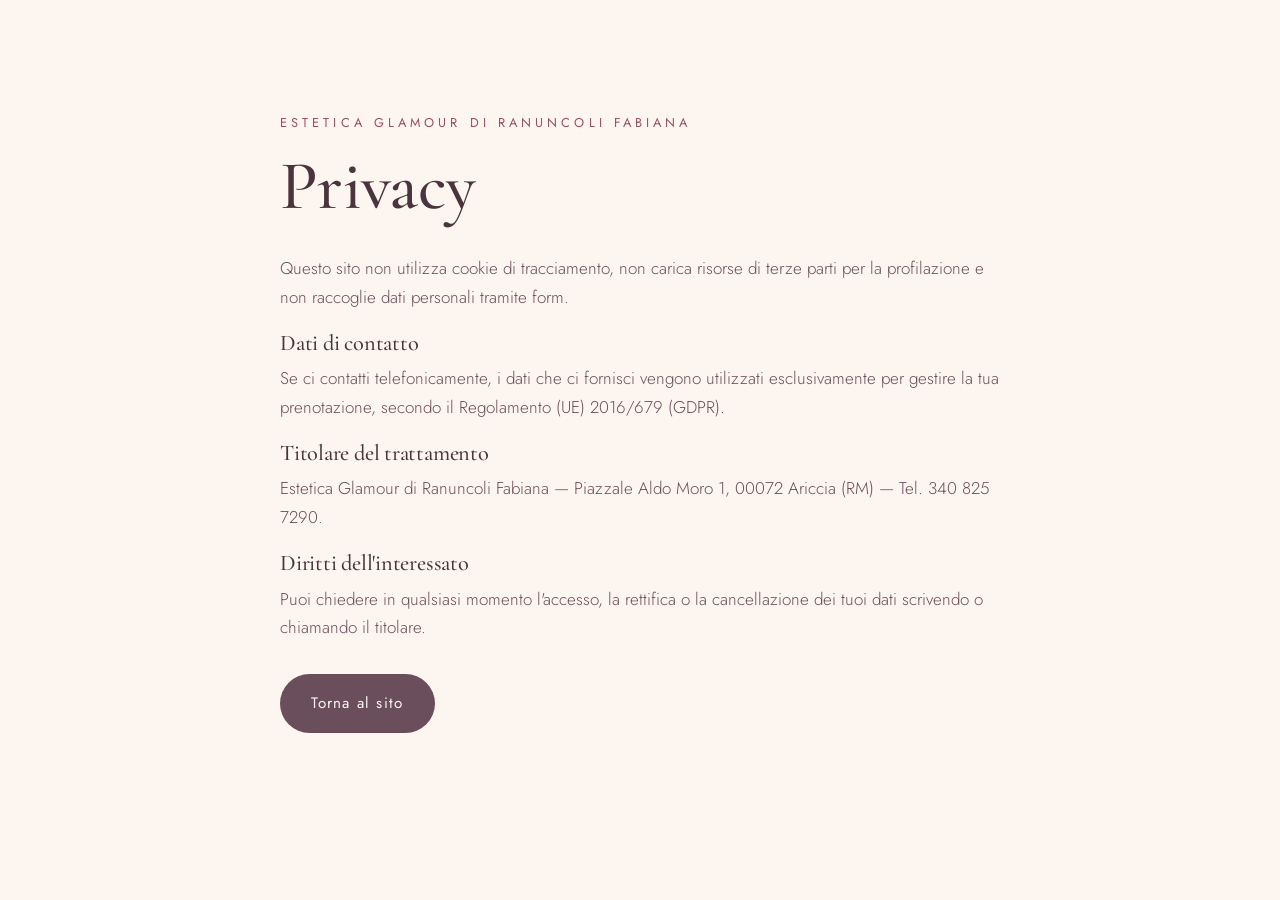
<file: privacy.html>
<!DOCTYPE html>
<html lang="it">
<head>
  <meta charset="UTF-8">
  <meta name="viewport" content="width=device-width, initial-scale=1.0">
  <title>Privacy — Estetica Glamour Ariccia</title>
  <meta name="description" content="Informativa privacy di Estetica Glamour di Ranuncoli Fabiana — Ariccia. Sito senza cookie di tracciamento.">
  <meta name="robots" content="noindex, follow">
  <link rel="stylesheet" href="css/fonts.css">
  <link rel="stylesheet" href="css/variables.css">
  <link rel="stylesheet" href="css/base.css">
  <link rel="stylesheet" href="css/components.css">
</head>
<body>
  <main class="section">
    <div class="container" style="max-width:720px">
      <span class="section-kicker">Estetica Glamour di Ranuncoli Fabiana</span>
      <h1 class="section-title" style="margin-bottom:2rem">Privacy</h1>

      <p style="margin-bottom:1.2rem">Questo sito non utilizza cookie di tracciamento, non carica risorse di terze parti per la profilazione e non raccoglie dati personali tramite form.</p>

      <h3 style="font-size:1.4rem;margin-bottom:.6rem">Dati di contatto</h3>
      <p style="margin-bottom:1.2rem">Se ci contatti telefonicamente, i dati che ci fornisci vengono utilizzati esclusivamente per gestire la tua prenotazione, secondo il Regolamento (UE) 2016/679 (GDPR).</p>

      <h3 style="font-size:1.4rem;margin-bottom:.6rem">Titolare del trattamento</h3>
      <p style="margin-bottom:1.2rem">Estetica Glamour di Ranuncoli Fabiana — Piazzale Aldo Moro 1, 00072 Ariccia (RM) — Tel. 340 825 7290.</p>

      <h3 style="font-size:1.4rem;margin-bottom:.6rem">Diritti dell'interessato</h3>
      <p style="margin-bottom:2rem">Puoi chiedere in qualsiasi momento l'accesso, la rettifica o la cancellazione dei tuoi dati scrivendo o chiamando il titolare.</p>

      <a href="index.html" class="btn btn-solid">Torna al sito</a>
    </div>
  </main>
</body>
</html>
</file>
<file: css/fonts.css>
/* Self-hosted Google Fonts — latin subset */

@font-face {
  font-family: 'Cormorant Garamond';
  font-style: italic;
  font-weight: 400;
  font-display: swap;
  src: url('../fonts/cormorantgaramond-400-italic.woff2') format('woff2');
}

@font-face {
  font-family: 'Cormorant Garamond';
  font-style: italic;
  font-weight: 500;
  font-display: swap;
  src: url('../fonts/cormorantgaramond-500-italic.woff2') format('woff2');
}

@font-face {
  font-family: 'Cormorant Garamond';
  font-style: italic;
  font-weight: 600;
  font-display: swap;
  src: url('../fonts/cormorantgaramond-600-italic.woff2') format('woff2');
}

@font-face {
  font-family: 'Cormorant Garamond';
  font-style: normal;
  font-weight: 400;
  font-display: swap;
  src: url('../fonts/cormorantgaramond-400.woff2') format('woff2');
}

@font-face {
  font-family: 'Cormorant Garamond';
  font-style: normal;
  font-weight: 500;
  font-display: swap;
  src: url('../fonts/cormorantgaramond-500.woff2') format('woff2');
}

@font-face {
  font-family: 'Cormorant Garamond';
  font-style: normal;
  font-weight: 600;
  font-display: swap;
  src: url('../fonts/cormorantgaramond-600.woff2') format('woff2');
}

@font-face {
  font-family: 'Cormorant Garamond';
  font-style: normal;
  font-weight: 700;
  font-display: swap;
  src: url('../fonts/cormorantgaramond-700.woff2') format('woff2');
}

@font-face {
  font-family: 'Jost';
  font-style: normal;
  font-weight: 300;
  font-display: swap;
  src: url('../fonts/jost-300.woff2') format('woff2');
}

@font-face {
  font-family: 'Jost';
  font-style: normal;
  font-weight: 400;
  font-display: swap;
  src: url('../fonts/jost-400.woff2') format('woff2');
}

@font-face {
  font-family: 'Jost';
  font-style: normal;
  font-weight: 500;
  font-display: swap;
  src: url('../fonts/jost-500.woff2') format('woff2');
}

@font-face {
  font-family: 'Jost';
  font-style: normal;
  font-weight: 600;
  font-display: swap;
  src: url('../fonts/jost-600.woff2') format('woff2');
}

/* ANTI-CLS: i pesi secondari non causano reflow se arrivano tardi */
@font-face { font-family: 'Jost'; src: url('../fonts/jost-300.woff2') format('woff2'); font-weight: 300; font-style: normal; font-display: optional; }
</file>
<file: css/variables.css>
/* ============================================================
   Estetica Glamour Ariccia — Design tokens
   Concept: "Femminile luminoso" — rosa cipria + prugna su caldo chiaro
   ============================================================ */

:root {
  /* Palette */
  --c-bg: #FDF6F0;            /* caldo chiaro */
  --c-bg-soft: #F9EDE4;       /* caldo chiaro più profondo */
  --c-rose: #D98E9E;          /* rosa cipria (decorativo) */
  --c-rose-soft: #EFC9D0;     /* rosa cipria tenue */
  --c-rose-ink: #96505F;      /* rosa prugna leggibile (accenti testo) */
  --c-plum: #6B4E5B;          /* prugna — testo primario */
  --c-plum-deep: #4A353E;     /* prugna profonda — titoli */
  --c-white: #FFFFFF;

  /* Tipografia */
  --font-display: 'Cormorant Garamond', Georgia, serif;
  --font-body: 'Jost', 'Segoe UI', sans-serif;

  /* Spazi */
  --space-xs: .5rem;
  --space-s: 1rem;
  --space-m: 2rem;
  --space-l: 4rem;
  --space-xl: 7rem;

  /* Layout */
  --max-w: 1240px;
  --nav-h: 76px;
  --radius: 22px;

  /* Motion */
  --ease-out: cubic-bezier(.22, 1, .36, 1);
  --t-fast: .35s;
  --t-med: .6s;
}
</file>
<file: css/base.css>
/* ============================================================
   Base — reset, tipografia, layout editoriale
   ============================================================ */

*, *::before, *::after { box-sizing: border-box; margin: 0; padding: 0; }

html { scroll-behavior: auto; }

body {
  background: var(--c-bg);
  color: var(--c-plum);
  font-family: var(--font-body);
  font-weight: 300;
  font-size: 1.0625rem;
  line-height: 1.7;
  -webkit-font-smoothing: antialiased;
  overflow-x: hidden;
}

img { max-width: 100%; display: block; }

a { color: inherit; text-decoration: none; }

ul { list-style: none; }

::selection { background: var(--c-rose-soft); color: var(--c-plum-deep); }

h1, h2, h3 {
  font-family: var(--font-display);
  font-weight: 500;
  color: var(--c-plum-deep);
  line-height: 1.05;
  letter-spacing: -.01em;
}

em, .accent {
  font-family: var(--font-display);
  font-style: italic;
  color: var(--c-rose-ink);
}

.container {
  width: min(var(--max-w), 92vw);
  margin-inline: auto;
}

/* ---- Layout editoriale: capitolo con numero + titolo grande a sinistra ---- */
.section {
  padding-block: var(--space-xl);
  position: relative;
}

.section-head {
  display: grid;
  grid-template-columns: minmax(0, 1.1fr) minmax(0, 1fr);
  gap: var(--space-l);
  align-items: end;
  margin-bottom: var(--space-l);
}

.chapter {
  display: flex;
  align-items: baseline;
  gap: 1.2rem;
}

.chapter-num {
  font-family: var(--font-display);
  font-style: italic;
  font-size: clamp(3.2rem, 6vw, 5.2rem);
  color: var(--c-rose);
  line-height: 1;
}

.chapter-line {
  flex: 1;
  height: 1px;
  background: var(--c-rose);
  opacity: .45;
  transform-origin: left center;
}

.section-title {
  font-size: clamp(2.6rem, 5.4vw, 4.6rem);
  margin-top: .6rem;
}

.section-kicker {
  font-size: .8rem;
  letter-spacing: .32em;
  text-transform: uppercase;
  color: var(--c-rose-ink);
  font-weight: 400;
  display: block;
  margin-bottom: 1rem;
}

.section-intro {
  max-width: 46ch;
  font-size: 1.1rem;
}

/* ---- Anti-flash: elementi animati partono invisibili ---- */
[data-reveal] { opacity: 0; }
html.no-anim [data-reveal],
html.no-anim [data-reveal] * { opacity: 1 !important; }
html.force-visible [data-reveal] { opacity: 1 !important; }

/* ---- Accessibilità base (senza kill-switch animazioni) ---- */
:focus-visible {
  outline: 2px solid var(--c-rose-ink);
  outline-offset: 3px;
}

.sr-only {
  position: absolute;
  width: 1px; height: 1px;
  padding: 0; margin: -1px;
  overflow: hidden;
  clip: rect(0 0 0 0);
  white-space: nowrap;
  border: 0;
}

@media (max-width: 900px) {
  .section { padding-block: var(--space-l); }
  .section-head { grid-template-columns: 1fr; gap: var(--space-m); align-items: start; }
}

/* ============ ANTI-CLS ============ */
.hero-title { min-height: 2.3em; }
.hero-sub { min-height: 3.2em; }
.hero-grid { min-height: 520px; }
@media (max-width: 900px) { .hero-grid { min-height: 0; } .hero-title{min-height:0} .hero-sub{min-height:0} }

/* Disclaimer demo (outreach) */
.demo-disclaimer {
  font-size: 0.72rem; opacity: 0.55; line-height: 1.5;
  max-width: 560px; margin: 1rem auto 0; text-align: center; padding: 0 1rem;
}
</file>
<file: css/components.css>
/* ============================================================
   Components — nav, hero marquee, cards, gallery, CTA, footer
   ============================================================ */

/* ---------------- Navbar ---------------- */
.nav {
  position: fixed;
  inset: 0 0 auto 0;
  z-index: 60;
  height: var(--nav-h);
  display: flex;
  align-items: center;
  transition: background var(--t-fast) ease, box-shadow var(--t-fast) ease,
              backdrop-filter var(--t-fast) ease, border-color var(--t-fast) ease;
  border-bottom: 1px solid transparent;
}

.nav.is-scrolled {
  background: rgba(253, 246, 240, .82);
  backdrop-filter: blur(14px);
  -webkit-backdrop-filter: blur(14px);
  border-bottom-color: rgba(107, 78, 91, .12);
}

.nav-inner {
  display: flex;
  align-items: center;
  justify-content: space-between;
  gap: var(--space-m);
}

.nav-logo {
  font-family: var(--font-display);
  font-size: 1.55rem;
  font-weight: 600;
  color: var(--c-plum-deep);
  letter-spacing: .01em;
}

.nav-logo em { color: var(--c-rose-ink); }

.nav-links {
  display: flex;
  align-items: center;
  gap: 1.8rem;
  font-size: .92rem;
  font-weight: 400;
  letter-spacing: .06em;
}

.nav-links a {
  position: relative;
  padding-block: .3rem;
  color: var(--c-plum);
}

.nav-links a::after {
  content: "";
  position: absolute;
  left: 0; bottom: 0;
  width: 100%; height: 1.5px;
  background: var(--c-rose-ink);
  transform: scaleX(0);
  transform-origin: right center;
  transition: transform var(--t-med) var(--ease-out);
}

.nav-links a:hover::after {
  transform: scaleX(1);
  transform-origin: left center;
}

.nav-cta { white-space: nowrap; }

/* la regola .nav-links a (0,1,1) batte .btn-solid: ripristino il colore testo */
.nav-links a.btn-solid,
.nav-links a.btn-solid:hover {
  color: var(--c-bg);
}

/* ---------------- Buttons ---------------- */
.btn {
  display: inline-flex;
  align-items: center;
  gap: .6rem;
  font-family: var(--font-body);
  font-weight: 400;
  font-size: .95rem;
  letter-spacing: .08em;
  padding: .95rem 1.9rem;
  border-radius: 999px;
  border: 1px solid transparent;
  cursor: pointer;
  transition: transform var(--t-fast) var(--ease-out),
              box-shadow var(--t-fast) var(--ease-out),
              background var(--t-fast) ease, color var(--t-fast) ease;
}

.btn svg { width: 17px; height: 17px; flex: none; }

.btn-solid {
  background: var(--c-plum);
  color: var(--c-bg);
}

.btn-solid:hover {
  background: var(--c-plum-deep);
  transform: translateY(-3px);
  box-shadow: 0 16px 34px -14px rgba(74, 53, 62, .55);
}

.btn-ghost {
  border-color: rgba(107, 78, 91, .35);
  color: var(--c-plum-deep);
  background: transparent;
}

.btn-ghost:hover {
  border-color: var(--c-rose-ink);
  color: var(--c-rose-ink);
  transform: translateY(-3px);
  box-shadow: 0 14px 30px -16px rgba(150, 80, 95, .4);
}

.btn-light {
  background: var(--c-bg);
  color: var(--c-plum-deep);
}

.btn-light:hover {
  transform: translateY(-3px);
  box-shadow: 0 16px 34px -14px rgba(0, 0, 0, .35);
}

/* ---------------- HERO ---------------- */
.hero {
  position: relative;
  min-height: 100svh;
  display: flex;
  align-items: center;
  padding-top: calc(var(--nav-h) + 2rem);
  overflow: hidden;
}

/* marquee gigante dietro l'hero (parola chiave continua) */
.marquee-ghost {
  position: absolute;
  top: 8%;
  left: 0;
  width: 100%;
  overflow: hidden;
  pointer-events: none;
  z-index: 0;
}

.marquee-ghost .marquee-track {
  display: flex;
  width: max-content;
  animation: marquee-left 46s linear infinite;
}

.marquee-ghost span {
  font-family: var(--font-display);
  font-style: italic;
  font-weight: 500;
  font-size: clamp(5rem, 14vw, 12rem);
  line-height: 1;
  color: var(--c-rose);
  opacity: .16;
  white-space: nowrap;
  padding-right: 4rem;
}

/* marquee sottile sopra l'hero (nastro informativo) */
.marquee-ribbon {
  position: absolute;
  top: calc(var(--nav-h) + .4rem);
  left: 0;
  width: 100%;
  overflow: hidden;
  z-index: 3;
  border-block: 1px solid rgba(150, 80, 95, .18);
  background: rgba(253, 246, 240, .6);
  backdrop-filter: blur(4px);
}

.marquee-ribbon .marquee-track {
  display: flex;
  width: max-content;
  animation: marquee-right 30s linear infinite;
}

.marquee-ribbon span {
  display: inline-flex;
  align-items: center;
  gap: .8rem;
  font-size: .74rem;
  letter-spacing: .3em;
  text-transform: uppercase;
  color: var(--c-rose-ink);
  padding: .55rem 1.6rem;
  white-space: nowrap;
}

.marquee-ribbon span::after {
  content: "";
  width: 5px; height: 5px;
  border-radius: 50%;
  background: var(--c-rose);
}

@keyframes marquee-left {
  from { transform: translateX(0); }
  to   { transform: translateX(-50%); }
}

@keyframes marquee-right {
  from { transform: translateX(-50%); }
  to   { transform: translateX(0); }
}

.hero-grid {
  position: relative;
  z-index: 1;
  display: grid;
  grid-template-columns: minmax(0, 1.05fr) minmax(0, .95fr);
  gap: var(--space-l);
  align-items: center;
}

.hero-title {
  font-size: clamp(3rem, 6.6vw, 5.6rem);
  margin-bottom: 1.4rem;
}

.hero-title .line { display: block; }

.hero-sub {
  max-width: 44ch;
  font-size: 1.12rem;
  margin-bottom: 2.2rem;
}

.hero-actions {
  display: flex;
  flex-wrap: wrap;
  gap: 1rem;
  align-items: center;
}

/* badge rating con contatori */
.hero-badge {
  margin-top: 2.6rem;
  display: inline-flex;
  align-items: center;
  gap: 1.1rem;
  padding: .9rem 1.4rem;
  border: 1px solid rgba(150, 80, 95, .22);
  border-radius: var(--radius);
  background: rgba(255, 255, 255, .55);
}

.hero-badge .stars {
  color: var(--c-rose-ink);
  letter-spacing: .12em;
  font-size: 1rem;
}

.hero-badge b {
  font-family: var(--font-display);
  font-size: 1.7rem;
  font-weight: 600;
  color: var(--c-plum-deep);
  line-height: 1;
}

.hero-badge small {
  display: block;
  font-size: .78rem;
  letter-spacing: .14em;
  text-transform: uppercase;
  color: var(--c-plum);
}

/* foto hero: entra con scale-down + blur-to-sharp */
.hero-figure {
  position: relative;
}

.hero-figure::before {
  content: "";
  position: absolute;
  inset: 8% -6% -6% 10%;
  border: 1px solid rgba(217, 142, 158, .5);
  border-radius: var(--radius);
  z-index: 0;
}

.hero-photo {
  position: relative;
  z-index: 1;
  width: 100%;
  height: min(68vh, 600px);
  object-fit: cover;
  border-radius: var(--radius);
  box-shadow: 0 40px 80px -30px rgba(74, 53, 62, .45);
  will-change: transform, filter;
}

.hero-tag {
  position: absolute;
  z-index: 2;
  left: -1.2rem;
  bottom: 2rem;
  background: var(--c-bg);
  border: 1px solid rgba(150, 80, 95, .2);
  border-radius: 14px;
  padding: .8rem 1.2rem;
  font-size: .82rem;
  letter-spacing: .1em;
  color: var(--c-plum-deep);
  box-shadow: 0 18px 40px -18px rgba(74, 53, 62, .4);
}

.hero-tag b {
  display: block;
  font-family: var(--font-display);
  font-size: 1.05rem;
  font-style: italic;
  color: var(--c-rose-ink);
}

.hero-scroll {
  position: absolute;
  bottom: 1.6rem;
  left: 50%;
  transform: translateX(-50%);
  z-index: 2;
  font-size: .72rem;
  letter-spacing: .34em;
  text-transform: uppercase;
  color: var(--c-rose-ink);
  display: flex;
  flex-direction: column;
  align-items: center;
  gap: .5rem;
}

.hero-scroll::after {
  content: "";
  width: 1px; height: 44px;
  background: linear-gradient(var(--c-rose-ink), transparent);
  animation: scroll-pulse 2.2s ease-in-out infinite;
}

@keyframes scroll-pulse {
  0%, 100% { transform: scaleY(.4); transform-origin: top; opacity: .4; }
  50%      { transform: scaleY(1);  transform-origin: top; opacity: 1; }
}

/* ---------------- Sezione servizi (cards editoriali) ---------------- */
.service-grid {
  display: grid;
  grid-template-columns: repeat(3, 1fr);
  gap: var(--space-m);
}

.service-card {
  position: relative;
  border-radius: var(--radius);
  overflow: hidden;
  background: var(--c-white);
  box-shadow: 0 24px 50px -30px rgba(74, 53, 62, .35);
  transition: transform var(--t-med) var(--ease-out), box-shadow var(--t-med) var(--ease-out);
}

.service-card:hover {
  transform: translateY(-8px);
  box-shadow: 0 40px 70px -30px rgba(74, 53, 62, .5);
}

.service-card figure { overflow: hidden; }

.service-card img {
  width: 100%;
  aspect-ratio: 4 / 3;
  object-fit: cover;
  transition: transform 1.1s var(--ease-out);
}

.service-card:hover img { transform: scale(1.07); }

.service-card .card-body { padding: 1.6rem 1.6rem 1.9rem; }

.service-card h3 {
  font-size: 1.7rem;
  margin-bottom: .5rem;
}

.service-card p { font-size: .98rem; }

.card-num {
  position: absolute;
  top: 1rem;
  left: 1rem;
  z-index: 2;
  font-family: var(--font-display);
  font-style: italic;
  font-size: 1rem;
  color: var(--c-bg);
  background: rgba(107, 78, 91, .78);
  backdrop-filter: blur(6px);
  padding: .35rem .8rem;
  border-radius: 999px;
  letter-spacing: .08em;
}

/* ---------------- COCOcera: blocco split editoriale ---------------- */
.niche {
  background: var(--c-bg-soft);
  border-radius: 40px;
  padding: clamp(2.5rem, 6vw, 5.5rem);
  display: grid;
  grid-template-columns: minmax(0, 1fr) minmax(0, 1fr);
  gap: var(--space-l);
  align-items: center;
  position: relative;
  overflow: hidden;
}

.niche-copy h2 { font-size: clamp(2.2rem, 4.4vw, 3.6rem); margin-bottom: 1.2rem; }

.niche-points {
  margin-top: 1.8rem;
  display: grid;
  gap: 1rem;
}

.niche-points li {
  display: flex;
  gap: .9rem;
  align-items: flex-start;
  font-size: 1rem;
}

.niche-points svg {
  width: 20px; height: 20px;
  flex: none;
  margin-top: .2rem;
  color: var(--c-rose-ink);
}

.niche-media { position: relative; }

.niche-media img {
  border-radius: var(--radius);
  aspect-ratio: 4 / 5;
  object-fit: cover;
  width: 100%;
  box-shadow: 0 34px 70px -30px rgba(74, 53, 62, .45);
}

.niche-media figcaption {
  position: absolute;
  right: -1rem;
  bottom: -1.2rem;
  background: var(--c-plum);
  color: var(--c-bg);
  font-family: var(--font-display);
  font-style: italic;
  font-size: 1.15rem;
  padding: 1rem 1.5rem;
  border-radius: 16px;
  box-shadow: 0 20px 44px -18px rgba(74, 53, 62, .6);
}

/* ---------------- Solarium ---------------- */
.sun-band {
  display: grid;
  grid-template-columns: minmax(0, 1.2fr) minmax(0, .8fr);
  gap: var(--space-m);
  align-items: stretch;
}

.sun-band img {
  width: 100%;
  height: 100%;
  object-fit: cover;
  border-radius: var(--radius);
}

.sun-copy {
  background: linear-gradient(160deg, var(--c-rose-soft), var(--c-rose));
  border-radius: var(--radius);
  padding: clamp(1.8rem, 4vw, 3rem);
  display: flex;
  flex-direction: column;
  justify-content: center;
  gap: 1.1rem;
  color: var(--c-plum-deep);
}

.sun-copy h3 { font-size: clamp(1.9rem, 3.4vw, 2.8rem); }

.sun-copy p { color: var(--c-plum-deep); }

/* ---------------- Gallery stagger ---------------- */
.gallery {
  display: grid;
  grid-template-columns: repeat(4, 1fr);
  gap: var(--space-s);
}

.gallery figure {
  overflow: hidden;
  border-radius: 18px;
  position: relative;
}

.gallery img {
  width: 100%;
  aspect-ratio: 3 / 4;
  object-fit: cover;
  transition: transform 1s var(--ease-out);
}

.gallery figure:hover img { transform: scale(1.08); }

.gallery figcaption {
  position: absolute;
  inset: auto 0 0 0;
  padding: 2.2rem .9rem .8rem;
  font-size: .78rem;
  letter-spacing: .18em;
  text-transform: uppercase;
  color: var(--c-bg);
  background: linear-gradient(transparent, rgba(74, 53, 62, .72));
}

.gallery .tall { grid-row: span 2; }
.gallery .tall img { aspect-ratio: auto; height: 100%; }

/* ---------------- Info / orari ---------------- */
.info-grid {
  display: grid;
  grid-template-columns: repeat(3, 1fr);
  gap: var(--space-m);
}

.info-card {
  border: 1px solid rgba(150, 80, 95, .2);
  border-radius: var(--radius);
  padding: 1.8rem;
  background: rgba(255, 255, 255, .5);
  transition: transform var(--t-med) var(--ease-out), box-shadow var(--t-med) var(--ease-out);
}

.info-card:hover {
  transform: translateY(-6px);
  box-shadow: 0 30px 60px -30px rgba(74, 53, 62, .4);
}

.info-card h3 {
  font-size: 1.45rem;
  margin-bottom: .9rem;
  display: flex;
  align-items: center;
  gap: .6rem;
}

.info-card h3 svg { width: 20px; height: 20px; color: var(--c-rose-ink); }

.hours-table { width: 100%; font-size: .96rem; border-collapse: collapse; }

.hours-table td {
  padding: .38rem 0;
  border-bottom: 1px dashed rgba(107, 78, 91, .18);
}

.hours-table td:last-child { text-align: right; font-weight: 400; }

.hours-table .closed { color: var(--c-rose-ink); font-style: italic; }

.info-card address { font-style: normal; line-height: 1.9; }

.info-card .text-link {
  display: inline-flex;
  align-items: center;
  gap: .45rem;
  margin-top: 1rem;
  color: var(--c-rose-ink);
  font-weight: 400;
  border-bottom: 1px solid transparent;
  transition: border-color var(--t-fast) ease;
}

.info-card .text-link:hover { border-color: var(--c-rose-ink); }

/* ---------------- CTA finale ---------------- */
.final-cta {
  background: var(--c-plum);
  color: var(--c-bg);
  border-radius: 40px;
  padding: clamp(3rem, 7vw, 6rem);
  text-align: center;
  position: relative;
  overflow: hidden;
}

.final-cta h2 {
  color: var(--c-bg);
  font-size: clamp(2.4rem, 5vw, 4.2rem);
  margin-bottom: 1rem;
}

.final-cta .accent { color: var(--c-rose-soft); }

.final-cta p {
  max-width: 52ch;
  margin: 0 auto 2.4rem;
  color: rgba(253, 246, 240, .85);
}

.cta-row {
  display: flex;
  flex-wrap: wrap;
  gap: 1rem;
  justify-content: center;
  align-items: center;
}

.review-note {
  margin-top: 1.6rem;
  font-size: .85rem;
  letter-spacing: .08em;
  color: rgba(253, 246, 240, .65);
}

.review-note a {
  color: var(--c-rose-soft);
  border-bottom: 1px solid rgba(239, 201, 208, .5);
  transition: border-color var(--t-fast) ease;
}

.review-note a:hover { border-color: var(--c-rose-soft); }

/* ---------------- Footer ---------------- */
.footer {
  padding: var(--space-l) 0 var(--space-m);
  border-top: 1px solid rgba(107, 78, 91, .14);
}

.footer-grid {
  display: flex;
  flex-wrap: wrap;
  justify-content: space-between;
  gap: var(--space-m);
  align-items: flex-start;
  margin-bottom: var(--space-m);
}

.footer .nav-logo { font-size: 1.3rem; }

.footer p, .footer a { font-size: .92rem; color: var(--c-plum); }

.footer-social {
  display: flex;
  gap: 1.2rem;
  align-items: center;
}

.footer-social a {
  display: inline-flex;
  align-items: center;
  gap: .5rem;
  transition: color var(--t-fast) ease;
}

.footer-social a:hover { color: var(--c-rose-ink); }

.footer-social svg { width: 18px; height: 18px; }

.footer-bottom {
  display: flex;
  flex-wrap: wrap;
  gap: 1rem;
  justify-content: space-between;
  font-size: .8rem;
  color: rgba(107, 78, 91, .75);
  border-top: 1px solid rgba(107, 78, 91, .1);
  padding-top: 1.2rem;
}

.footer-bottom a { color: inherit; }
.footer-bottom a:hover { color: var(--c-rose-ink); }

/* ---------------- Sticky CTA ---------------- */
.sticky-cta {
  position: fixed;
  right: 1.4rem;
  bottom: 1.4rem;
  z-index: 55;
  display: inline-flex;
  align-items: center;
  gap: .6rem;
  background: var(--c-plum);
  color: var(--c-bg);
  border-radius: 999px;
  padding: .95rem 1.5rem;
  font-size: .92rem;
  letter-spacing: .06em;
  box-shadow: 0 22px 44px -16px rgba(74, 53, 62, .6);
  opacity: 0;
  transform: translateY(24px);
  pointer-events: none;
  transition: opacity var(--t-med) var(--ease-out), transform var(--t-med) var(--ease-out),
              background var(--t-fast) ease;
}

.sticky-cta.is-visible {
  opacity: 1;
  transform: translateY(0);
  pointer-events: auto;
}

.sticky-cta:hover { background: var(--c-plum-deep); }

.sticky-cta svg { width: 17px; height: 17px; }

/* ---------------- Menu mobile ---------------- */
.nav-burger {
  display: none;
  background: none;
  border: none;
  cursor: pointer;
  color: var(--c-plum-deep);
  width: 42px; height: 42px;
  align-items: center;
  justify-content: center;
}

.nav-burger svg { width: 26px; height: 26px; }

@media (max-width: 900px) {
  .nav-burger { display: inline-flex; }

  .nav-links {
    position: fixed;
    inset: 0;
    z-index: 70;
    flex-direction: column;
    justify-content: center;
    gap: 2.2rem;
    background: rgba(253, 246, 240, .97);
    backdrop-filter: blur(18px);
    font-size: 1.4rem;
    opacity: 0;
    pointer-events: none;
    transition: opacity var(--t-med) var(--ease-out);
  }

  .nav-links.is-open { opacity: 1; pointer-events: auto; }

  .nav-close {
    position: absolute;
    top: 1.4rem; right: 1.6rem;
    background: none; border: none;
    color: var(--c-plum-deep);
    cursor: pointer;
  }

  .nav-close svg { width: 30px; height: 30px; }

  .hero-grid, .niche, .sun-band { grid-template-columns: 1fr; }
  .service-grid { grid-template-columns: 1fr; }
  .info-grid { grid-template-columns: 1fr; }
  .gallery { grid-template-columns: repeat(2, 1fr); }
  .gallery .tall { grid-row: auto; }
  .gallery .tall img { aspect-ratio: 3 / 4; height: auto; }
  .hero { padding-top: calc(var(--nav-h) + 4.5rem); min-height: auto; padding-bottom: 4rem; }
  .marquee-ghost { top: 4%; }
  .hero-tag { left: .8rem; }
  .niche-media figcaption { right: .6rem; }
  .sticky-cta { right: 1rem; bottom: 1rem; padding: .85rem 1.2rem; }
}
</file>
